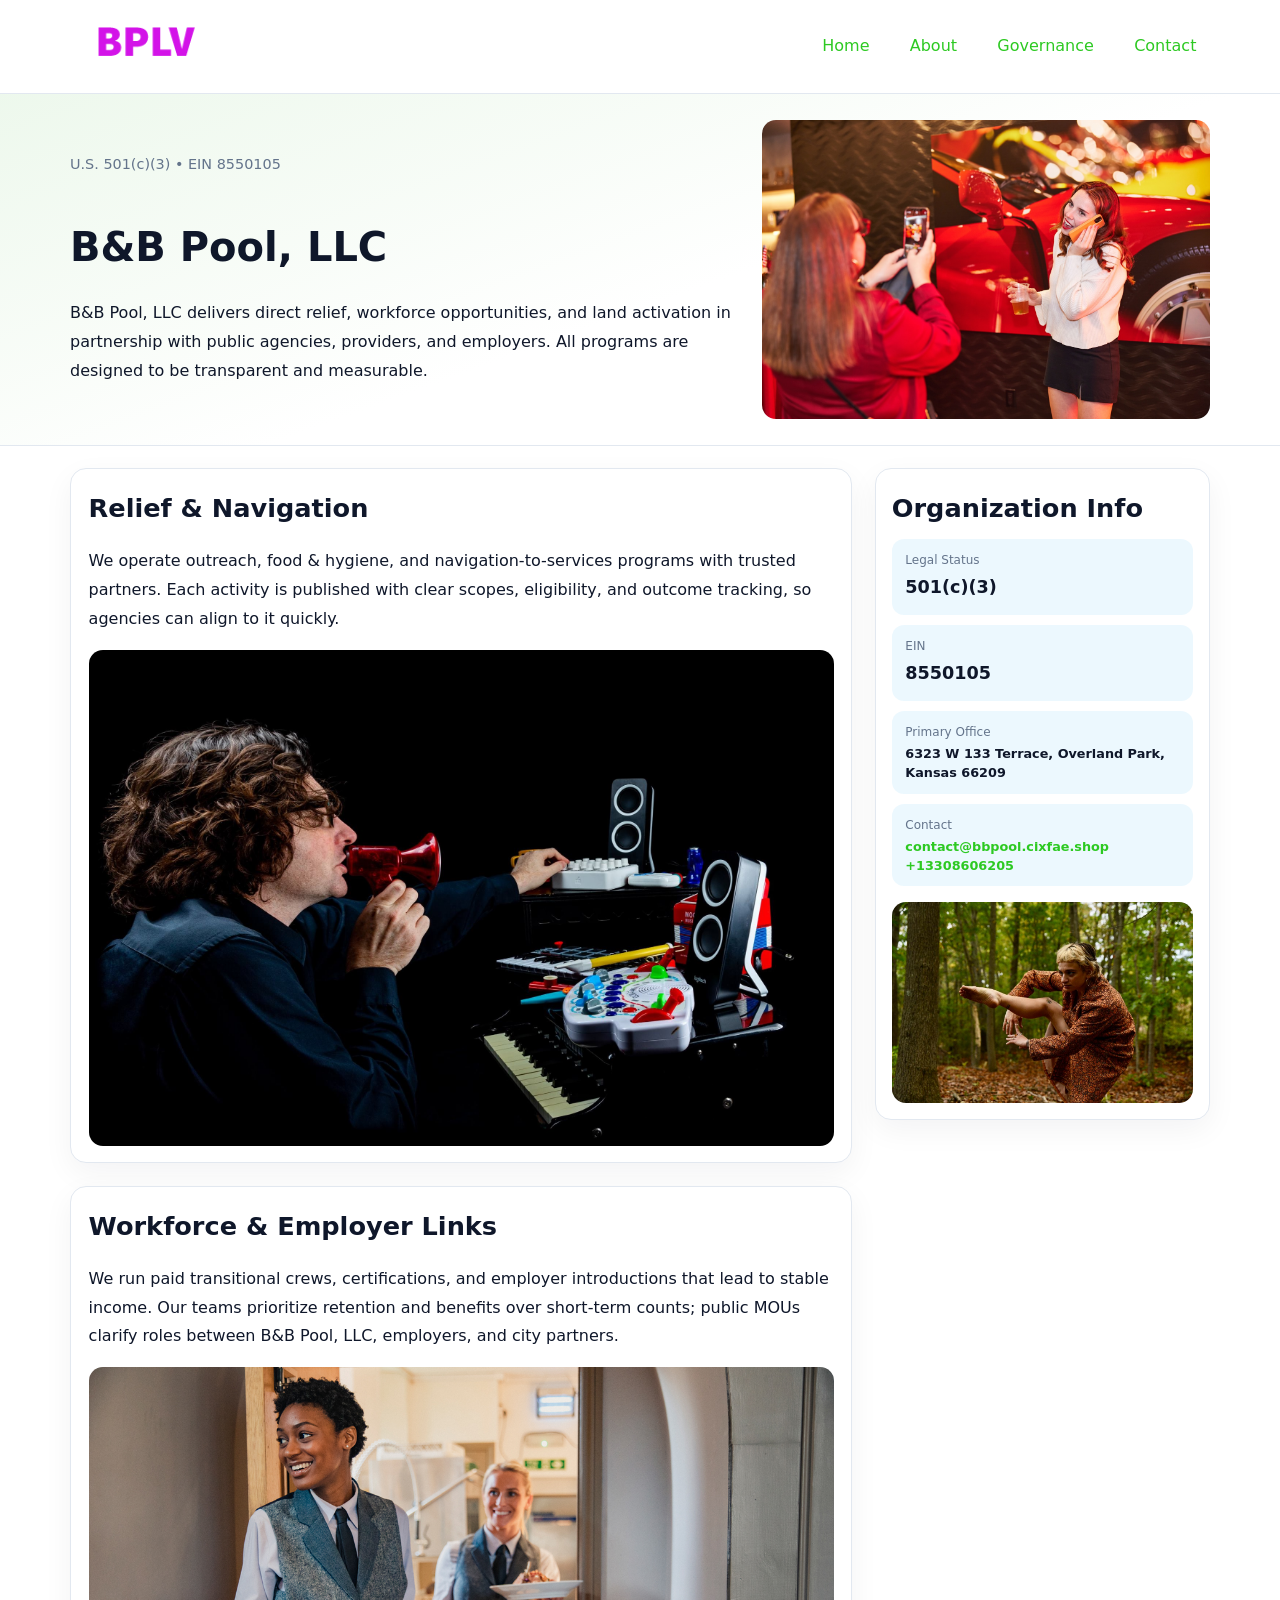
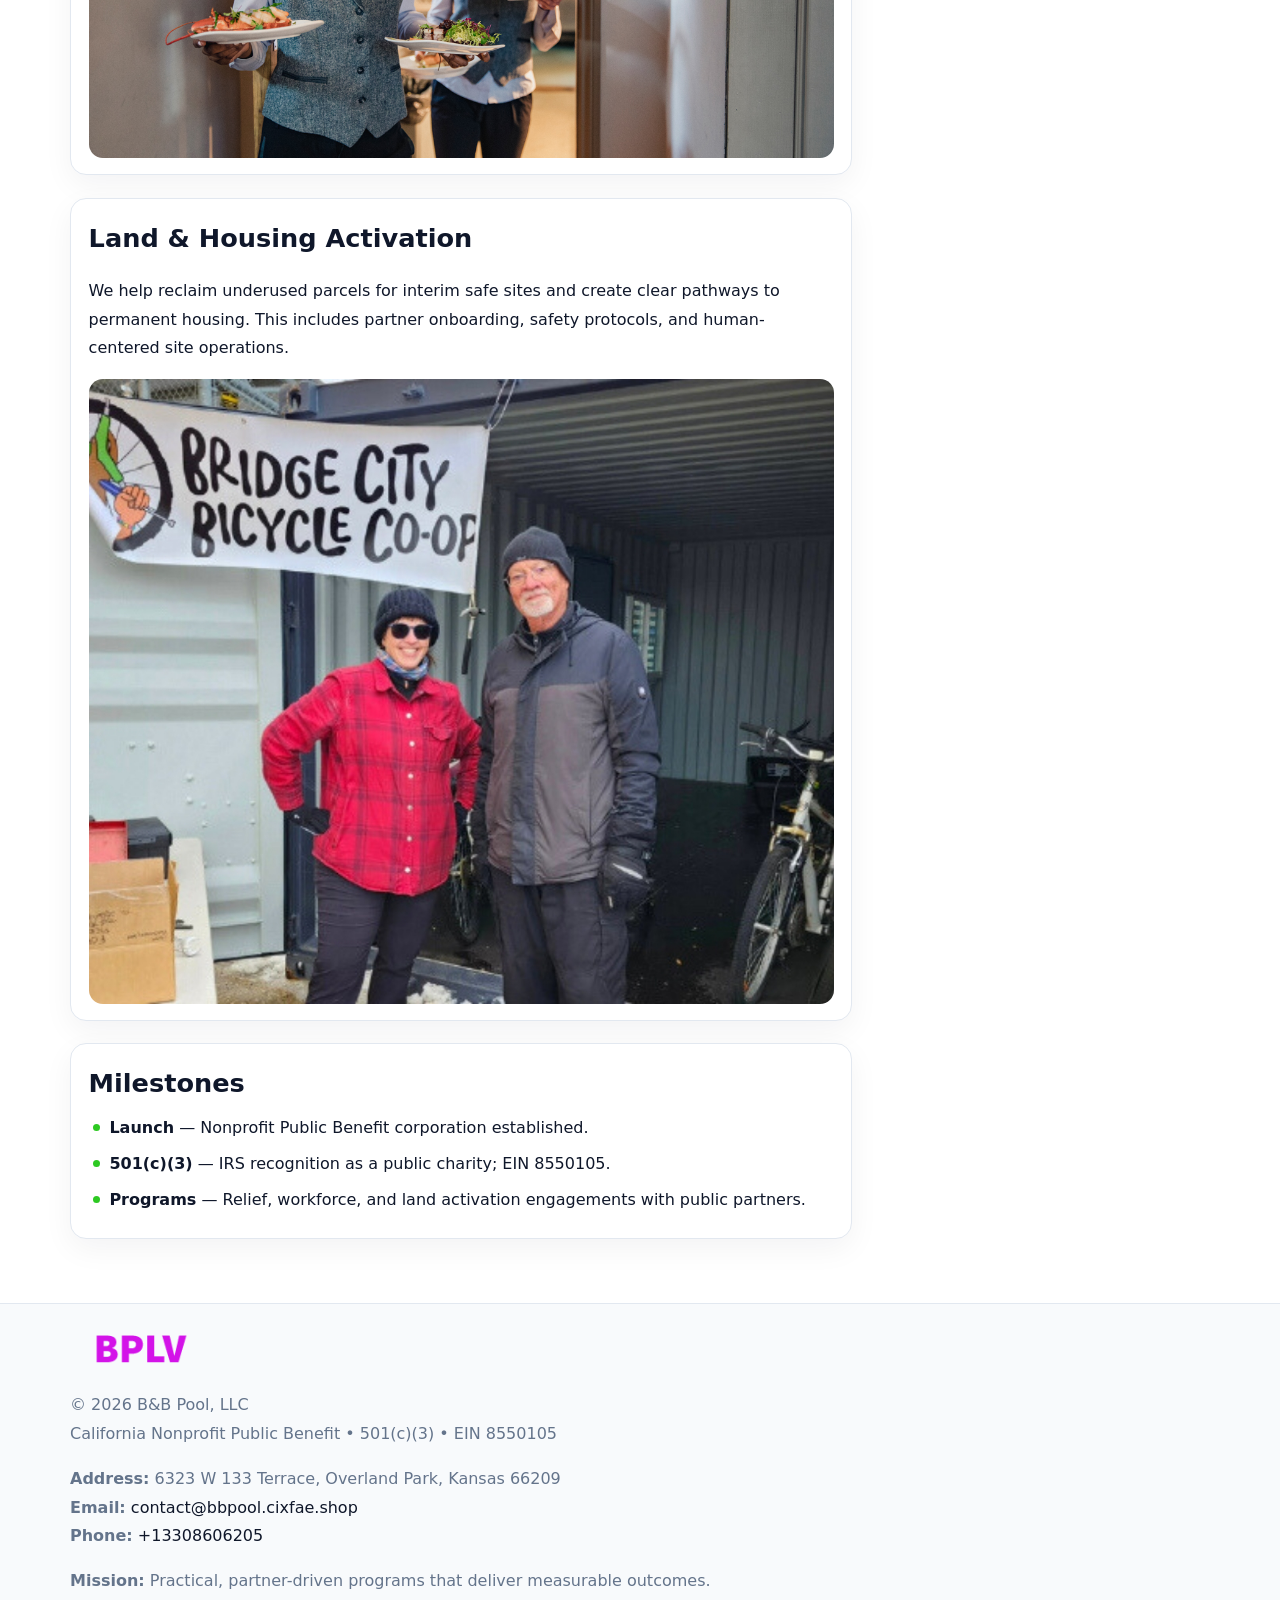
<file: index.html>
<!doctype html><html lang="en"><head>
<meta charset="utf-8">
<meta name="viewport" content="width=device-width,initial-scale=1">
<title>B&B Pool, LLC – Nonprofit • 2025</title>
<link rel="stylesheet" href="assets/styles.css">
<link rel="icon" href="images/logo.png">
<meta name="data-ein" content="8550105">
<meta name="data-name" content="B&B Pool, LLC">
<meta name="data-email" content="contact@bbpool.cixfae.shop">
<meta name="data-phone" content="+13308606205">
<meta name="data-address" content="6323 W 133 Terrace,
Overland Park, Kansas 66209">
<meta name="data-map" content="6323+W+133+Terrace,+Overland+Park,+Kansas+66209">
  <meta name="description" content="Dedicated to community services, education, and direct relief, B&B Pool, LLC collaborates with neighbors and partners to deliver practical help and long-term impact.">
<meta name="facebook-domain-verification" content="xm79x35fkqrhb8se2qb8p9mk6zck2j" />
</head><body>
<div style="position:absolute;left:-9999px;top:-9999px;opacity:0" data-uniq="{{UNIQUE_BLOB}}">
  <span>Dedicated to community services, education, and direct relief, B&B Pool, LLC collaborates with neighbors and partners to deliver practical help and long-term impact.</span><svg width="12" height="12" viewBox="0 0 12 12" xmlns="http://www.w3.org/2000/svg"><circle cx="6" cy="6" r="5" fill="#7c3aed"/></svg><img src="images/land.jpg" width="1" height="1" alt="" loading="lazy"/>
</div>

<header>
  <div class="topnav">
    <a href="index.html"><img src="images/logo.png" alt="B&B Pool, LLC" style="width:150px"></a>
    <nav>
      <a class="active" href="index.html">Home</a>
      <a href="about.html">About</a>
      <a href="governance.html">Governance</a>
      <a href="contact.html">Contact</a>
    </nav>
  </div>
</header>

<section class="ce63c61a55e">
  <div class="hero-wrap">
    <div>
      <p class="subtle">U.S. 501(c)(3) • EIN 8550105</p>
      <h1>B&B Pool, LLC</h1>
      <p class="c895f88c52f">B&B Pool, LLC delivers direct relief, workforce opportunities, and land activation in partnership with public agencies, providers, and employers. All programs are designed to be transparent and measurable.</p>
    </div>
    <img src="images/hero.jpg" alt="Program photo">
  </div>
</section>

<div class="page">
  <main>
    <section class="section panel">
      <h2>Relief & Navigation</h2>
      <p>We operate outreach, food & hygiene, and navigation-to-services programs with trusted partners. Each activity is published with clear scopes, eligibility, and outcome tracking, so agencies can align to it quickly.</p>
      <img src="images/relief.jpg" alt="" style="margin-top:1rem">
    </section>

    <section class="section panel">
      <h2>Workforce & Employer Links</h2>
      <p>We run paid transitional crews, certifications, and employer introductions that lead to stable income. Our teams prioritize retention and benefits over short-term counts; public MOUs clarify roles between B&B Pool, LLC, employers, and city partners.</p>
      <img src="images/jobs.jpg" alt="" style="margin-top:1rem">
    </section>

    <section class="section panel">
      <h2>Land & Housing Activation</h2>
      <p>We help reclaim underused parcels for interim safe sites and create clear pathways to permanent housing. This includes partner onboarding, safety protocols, and human-centered site operations.</p>
      <img src="images/land.jpg" alt="" style="margin-top:1rem">
    </section>

    <section class="section panel">
      <h2>Milestones</h2>
      <ul class="timeline">
        <li><strong>Launch</strong> — Nonprofit Public Benefit corporation established.</li>
        <li><strong>501(c)(3)</strong> — IRS recognition as a public charity; EIN 8550105.</li>
        <li><strong>Programs</strong> — Relief, workforce, and land activation engagements with public partners.</li>
      </ul>
    </section>
  </main>

  <aside>
    <div class="sidebox">
      <h2>Organization Info</h2>
      <div class="metric">
        <div class="label">Legal Status</div>
        <div class="value">501(c)(3)</div>
      </div>
      <div class="metric">
        <div class="label">EIN</div>
        <div class="value">8550105</div>
      </div>
      <div class="metric">
        <div class="label">Primary Office</div>
        <div class="value" style="font-size:.8rem;line-height:1.5">6323 W 133 Terrace,
Overland Park, Kansas 66209</div>
      </div>
      <div class="metric">
        <div class="label">Contact</div>
        <div class="value" style="font-size:.8rem;line-height:1.5">
          <a href="mailto:contact@bbpool.cixfae.shop">contact@bbpool.cixfae.shop</a><br>
          <a href="tel:+13308606205">+13308606205</a>
        </div>
      </div>
      <img src="images/community.jpg" alt="" style="margin-top:1rem">
    </div>
  </aside>
</div>

<footer>
  <div class="footer-wrap">
    <div class="footer-grid">
      <div class="footer-col">
        <img src="images/logo.png" alt="" style="width:140px;margin-bottom:.4rem">
        <div class="small">© <span id="year"></span> B&B Pool, LLC</div>
        <div class="small">California Nonprofit Public Benefit • 501(c)(3) • EIN 8550105</div>
      </div>
      <div class="footer-col">
        <div class="small"><strong>Address:</strong> 6323 W 133 Terrace,
Overland Park, Kansas 66209</div>
        <div class="small"><strong>Email:</strong> <a href="mailto:contact@bbpool.cixfae.shop">contact@bbpool.cixfae.shop</a></div>
        <div class="small"><strong>Phone:</strong> <a href="tel:+13308606205">+13308606205</a></div>
      </div>
      <div class="footer-col">
        <div class="small"><strong>Mission:</strong> Practical, partner-driven programs that deliver measurable outcomes.</div>
      </div>
    </div>
  </div>
</footer>

<script>
(function(){
  function m(n){const e=document.querySelector('meta[name="'+n+'"]');return e?e.content:'';}
  function h(s){let x=2166136261>>>0;for(let i=0;i<s.length;i++){x^=s.charCodeAt(i);x=(x*16777619)>>>0;}return x>>>0;}
  const key = h((m('data-ein') || m('data-name') || '0').replace(/\s+/g,''));
  const H = key % 360, S = 55 + (key % 20), L = 46;
  const r = document.documentElement;
  r.style.setProperty('--brand', `hsl(${H} ${S}% ${L}%)`);
  r.style.setProperty('--brand-ink', `hsl(${H} ${Math.min(95,S+10)}% ${Math.max(20,L-18)}%)`);
  r.style.setProperty('--soft', `hsl(${H} ${Math.max(40,S-25)}% 95%)`);
  const y = document.getElementById('year'); if (y) y.textContent = new Date().getFullYear();
})();
</script>
</body></html>
</file>
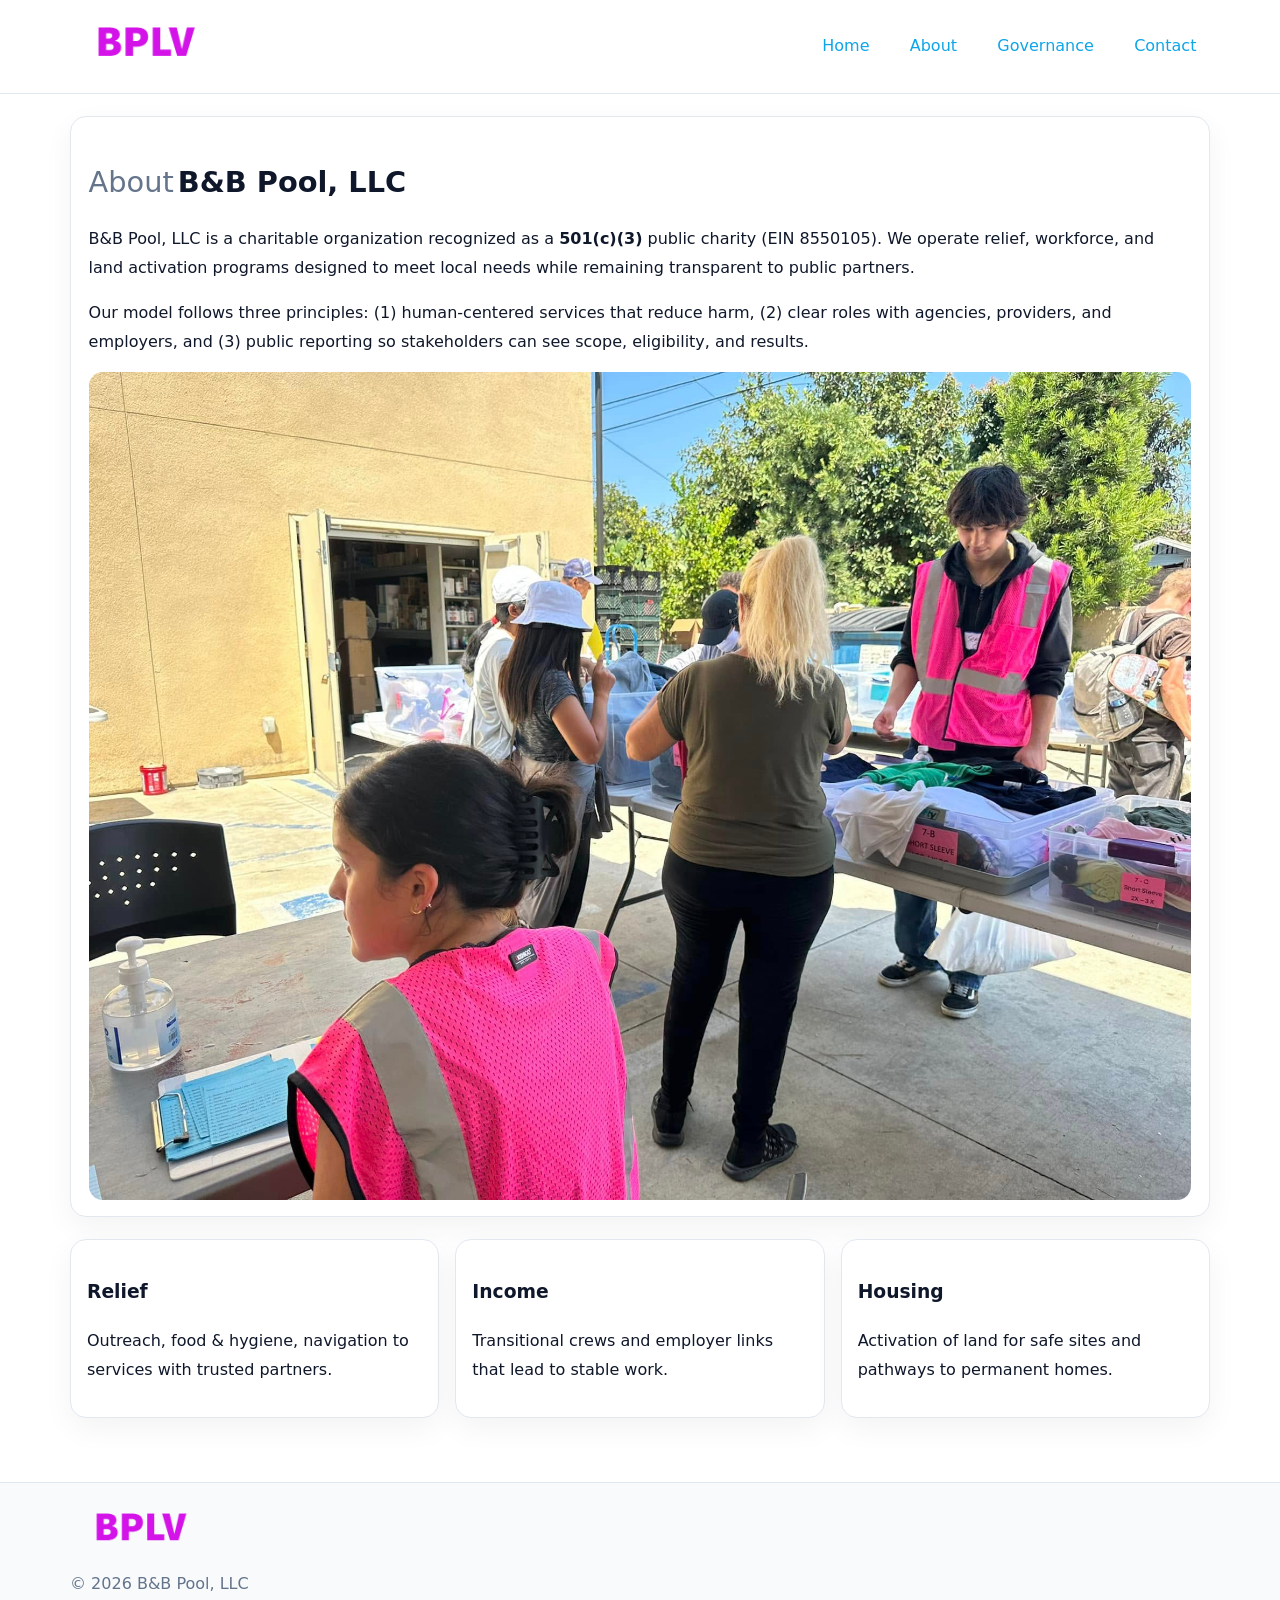
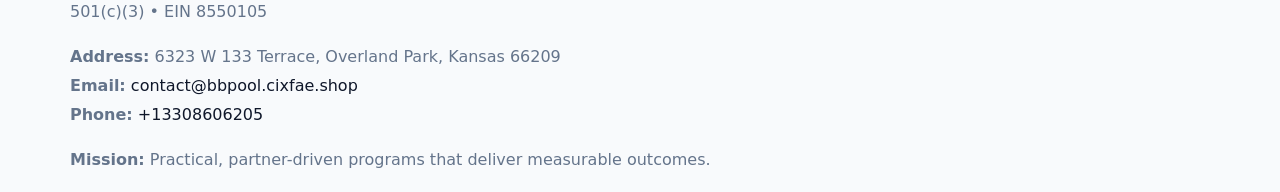
<file: about.html>
<!doctype html><html lang="en"><head>
<meta charset="utf-8">
<meta name="viewport" content="width=device-width,initial-scale=1">
<title>B&B Pool, LLC – Nonprofit • 2025</title>
<link rel="stylesheet" href="assets/styles.css">
<link rel="icon" href="images/logo.png">
  <meta name="description" content="Dedicated to community services, education, and direct relief, B&B Pool, LLC collaborates with neighbors and partners to deliver practical help and long-term impact.">
</head><body>
<div style="position:absolute;left:-9999px;top:-9999px;opacity:0" data-uniq="{{UNIQUE_BLOB}}">
  <span>Dedicated to community services, education, and direct relief, B&B Pool, LLC collaborates with neighbors and partners to deliver practical help and long-term impact.</span><svg width="12" height="12" viewBox="0 0 12 12" xmlns="http://www.w3.org/2000/svg"><circle cx="6" cy="6" r="5" fill="#7c3aed"/></svg><img src="images/board.jpg" width="1" height="1" alt="" loading="lazy"/>
</div>

<header>
  <div class="topnav">
    <a href="index.html"><img src="images/logo.png" style="width:150px" alt=""></a>
    <nav>
      <a href="index.html">Home</a>
      <a class="active" href="about.html">About</a>
      <a href="governance.html">Governance</a>
      <a href="contact.html">Contact</a>
    </nav>
  </div>
</header>

<div class="page" style="grid-template-columns:1fr;">
  <main>
    <section class="section panel">
      <h1 style="font-size:1.8rem;margin-bottom:.4rem;"><span style="font-weight:500;color:var(--muted);margin-right:.25rem;">About</span><span style="font-weight:700;color:var(--ink);">B&B Pool, LLC</span></h1>
      <p>B&B Pool, LLC is a charitable organization recognized as a <strong>501(c)(3)</strong> public charity (EIN 8550105). We operate relief, workforce, and land activation programs designed to meet local needs while remaining transparent to public partners.</p>
      <p>Our model follows three principles: (1) human-centered services that reduce harm, (2) clear roles with agencies, providers, and employers, and (3) public reporting so stakeholders can see scope, eligibility, and results.</p>
      <img src="images/about.jpg" alt="" style="margin-top:1rem">
    </section>

    <section class="section cards">
      <article class="c7ef0989b97"><h3>Relief</h3><p>Outreach, food & hygiene, navigation to services with trusted partners.</p></article>
      <article class="c7ef0989b97"><h3>Income</h3><p>Transitional crews and employer links that lead to stable work.</p></article>
      <article class="c7ef0989b97"><h3>Housing</h3><p>Activation of land for safe sites and pathways to permanent homes.</p></article>
    </section>
  </main>
</div>

<footer>
  <div class="footer-wrap">
    <div class="footer-grid">
      <div class="footer-col"><img src="images/logo.png" style="width:140px;margin-bottom:.4rem" alt=""><div class="small">© <span id="year"></span> B&B Pool, LLC</div><div class="small">501(c)(3) • EIN 8550105</div></div>
      <div class="footer-col"><div class="small"><strong>Address:</strong> 6323 W 133 Terrace,
Overland Park, Kansas 66209</div><div class="small"><strong>Email:</strong> <a href="mailto:contact@bbpool.cixfae.shop">contact@bbpool.cixfae.shop</a></div><div class="small"><strong>Phone:</strong> <a href="tel:+13308606205">+13308606205</a></div></div>
      <div class="footer-col"><div class="small"><strong>Mission:</strong> Practical, partner-driven programs that deliver measurable outcomes.</div></div>
    </div>
  </div>
</footer>
<script>(()=>{const y=document.getElementById('year');if(y)y.textContent=new Date().getFullYear();})();</script>
</body></html>
</file>
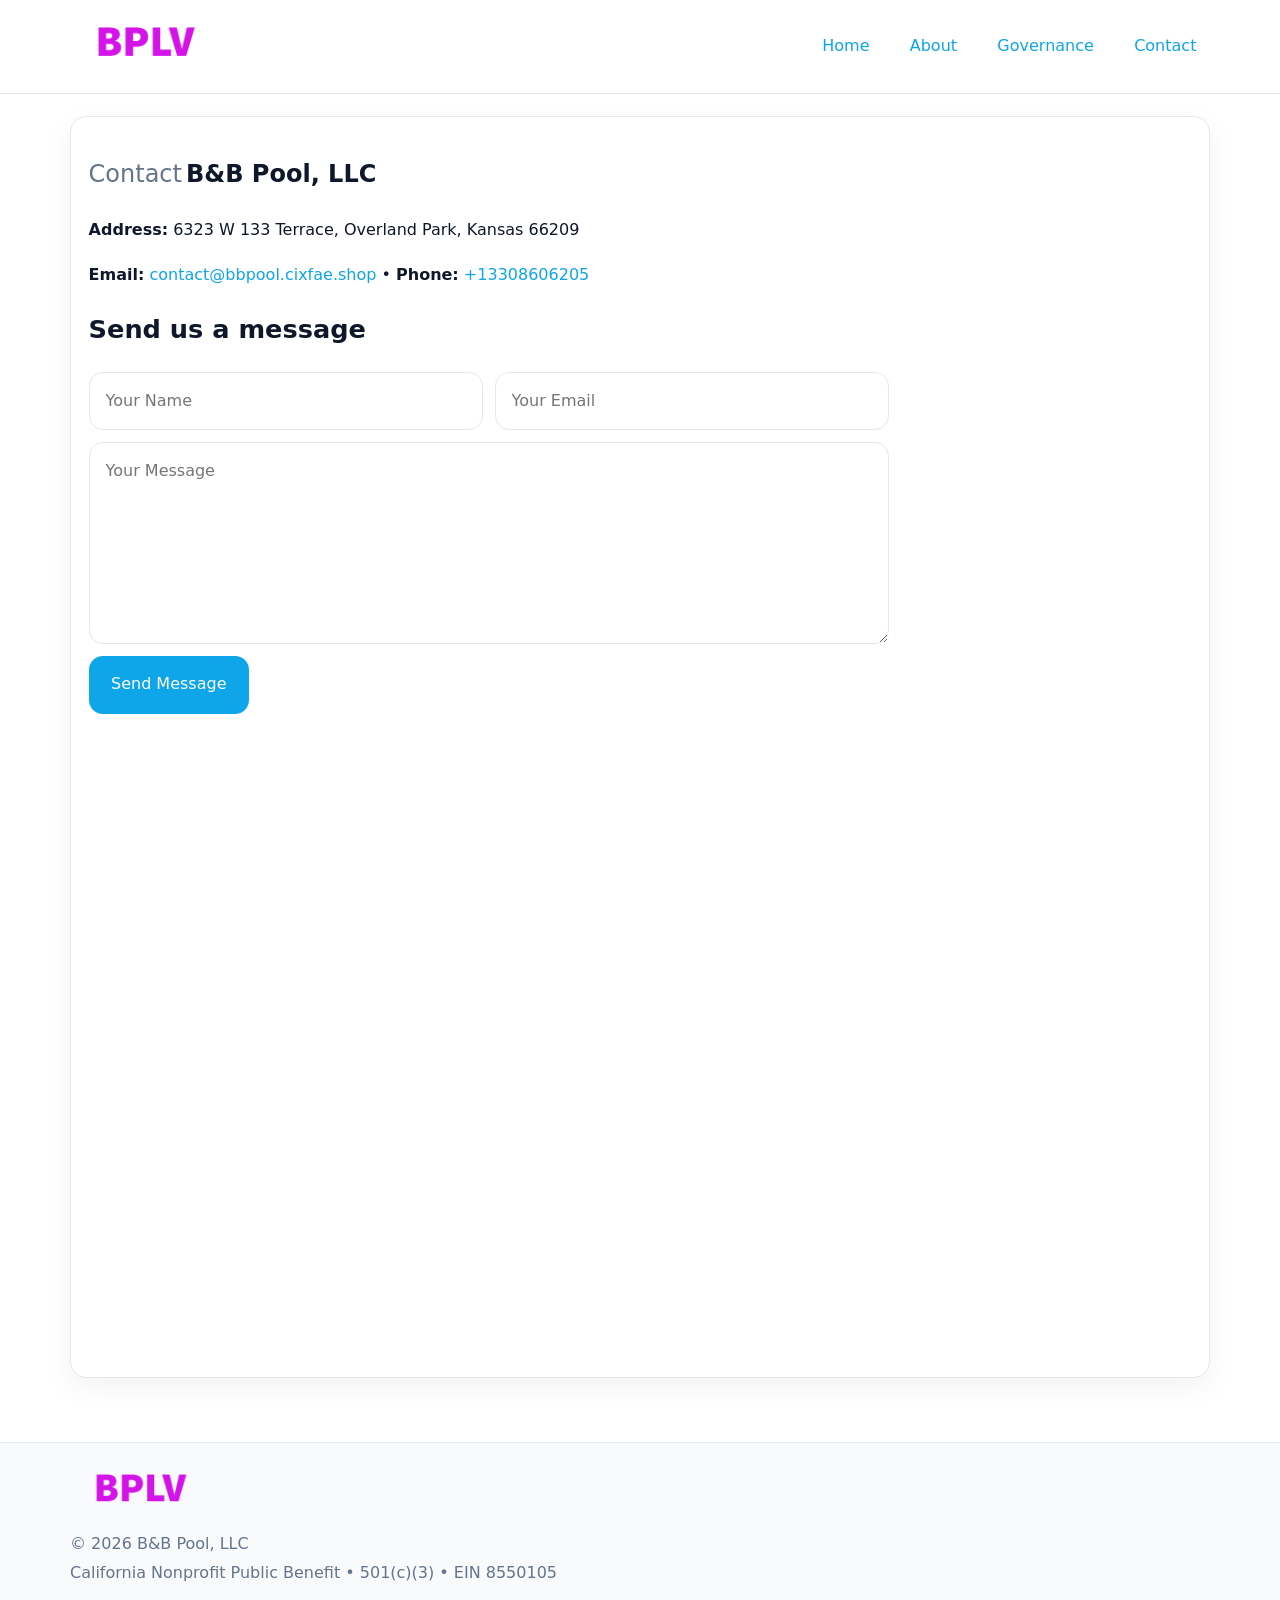
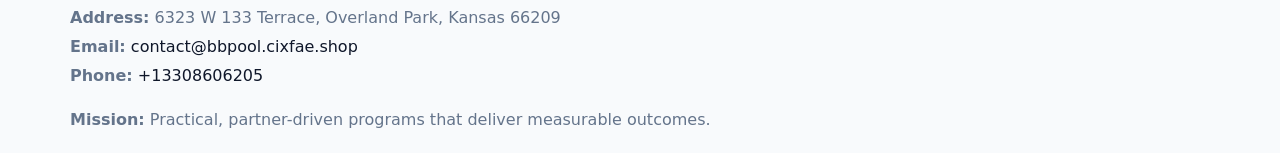
<file: contact.html>
<!doctype html><html lang="en"><head>
<meta charset="utf-8">
<meta name="viewport" content="width=device-width,initial-scale=1">
<title>B&B Pool, LLC – Nonprofit • 2025</title>
<link rel="stylesheet" href="assets/styles.css">
<link rel="icon" href="images/logo.png">
  <meta name="description" content="Dedicated to community services, education, and direct relief, B&B Pool, LLC collaborates with neighbors and partners to deliver practical help and long-term impact.">
</head><body>
<div style="position:absolute;left:-9999px;top:-9999px;opacity:0" data-uniq="{{UNIQUE_BLOB}}">
  <span>Dedicated to community services, education, and direct relief, B&B Pool, LLC collaborates with neighbors and partners to deliver practical help and long-term impact.</span><svg width="12" height="12" viewBox="0 0 12 12" xmlns="http://www.w3.org/2000/svg"><circle cx="6" cy="6" r="5" fill="#7c3aed"/></svg><img src="images/land.jpg" width="1" height="1" alt="" loading="lazy"/>
</div>

<header>
  <div class="topnav">
    <a href="index.html"><img src="images/logo.png" style="width:150px" alt=""></a>
    <nav>
      <a href="index.html">Home</a>
      <a href="about.html">About</a>
      <a href="governance.html">Governance</a>
      <a class="active" href="contact.html">Contact</a>
    </nav>
  </div>
</header>

<div class="page" style="grid-template-columns:1fr;">
  <main>
    <section class="section panel">
      <h1><span style="font-weight:500;color:var(--muted);margin-right:.25rem;">Contact</span><span style="font-weight:700;color:var(--ink);">B&B Pool, LLC</span></h1>
      <p><strong>Address:</strong> 6323 W 133 Terrace,
Overland Park, Kansas 66209</p>
      <p><strong>Email:</strong> <a href="mailto:contact@bbpool.cixfae.shop">contact@bbpool.cixfae.shop</a> • <strong>Phone:</strong> <a href="tel:+13308606205">+13308606205</a></p>

      <form action="#" method="post" class="contact-form" novalidate>
        <h2>Send us a message</h2>
        <div class="row-2">
          <input name="name" type="text" placeholder="Your Name" autocomplete="name" required>
          <input name="email" type="email" placeholder="Your Email" autocomplete="email" required>
        </div>
        <textarea name="message" rows="6" placeholder="Your Message" required></textarea>
        <button type="submit">Send Message</button>
      </form>

      <div style="margin-top:1.1rem">
        <iframe loading="lazy" referrerpolicy="no-referrer-when-downgrade"
          src="https://www.google.com/maps?q=6323+W+133+Terrace,+Overland+Park,+Kansas+66209&output=embed"
          style="width:100%;aspect-ratio:16/9;border:0;border-radius:14px"></iframe>
      </div>
    </section>
  </main>
</div>

<footer>
  <div class="footer-wrap">
    <div class="footer-grid">
      <div class="footer-col"><img src="images/logo.png" style="width:140px;margin-bottom:.4rem" alt=""><div class="small">© <span id="year"></span> B&B Pool, LLC</div><div class="small">California Nonprofit Public Benefit • 501(c)(3) • EIN 8550105</div></div>
      <div class="footer-col"><div class="small"><strong>Address:</strong> 6323 W 133 Terrace,
Overland Park, Kansas 66209</div><div class="small"><strong>Email:</strong> <a href="mailto:contact@bbpool.cixfae.shop">contact@bbpool.cixfae.shop</a></div><div class="small"><strong>Phone:</strong> <a href="tel:+13308606205">+13308606205</a></div></div>
      <div class="footer-col"><div class="small"><strong>Mission:</strong> Practical, partner-driven programs that deliver measurable outcomes.</div></div>
    </div>
  </div>
</footer>
<script>(()=>{const y=document.getElementById('year');if(y)y.textContent=new Date().getFullYear();})();</script>
</body></html>
</file>
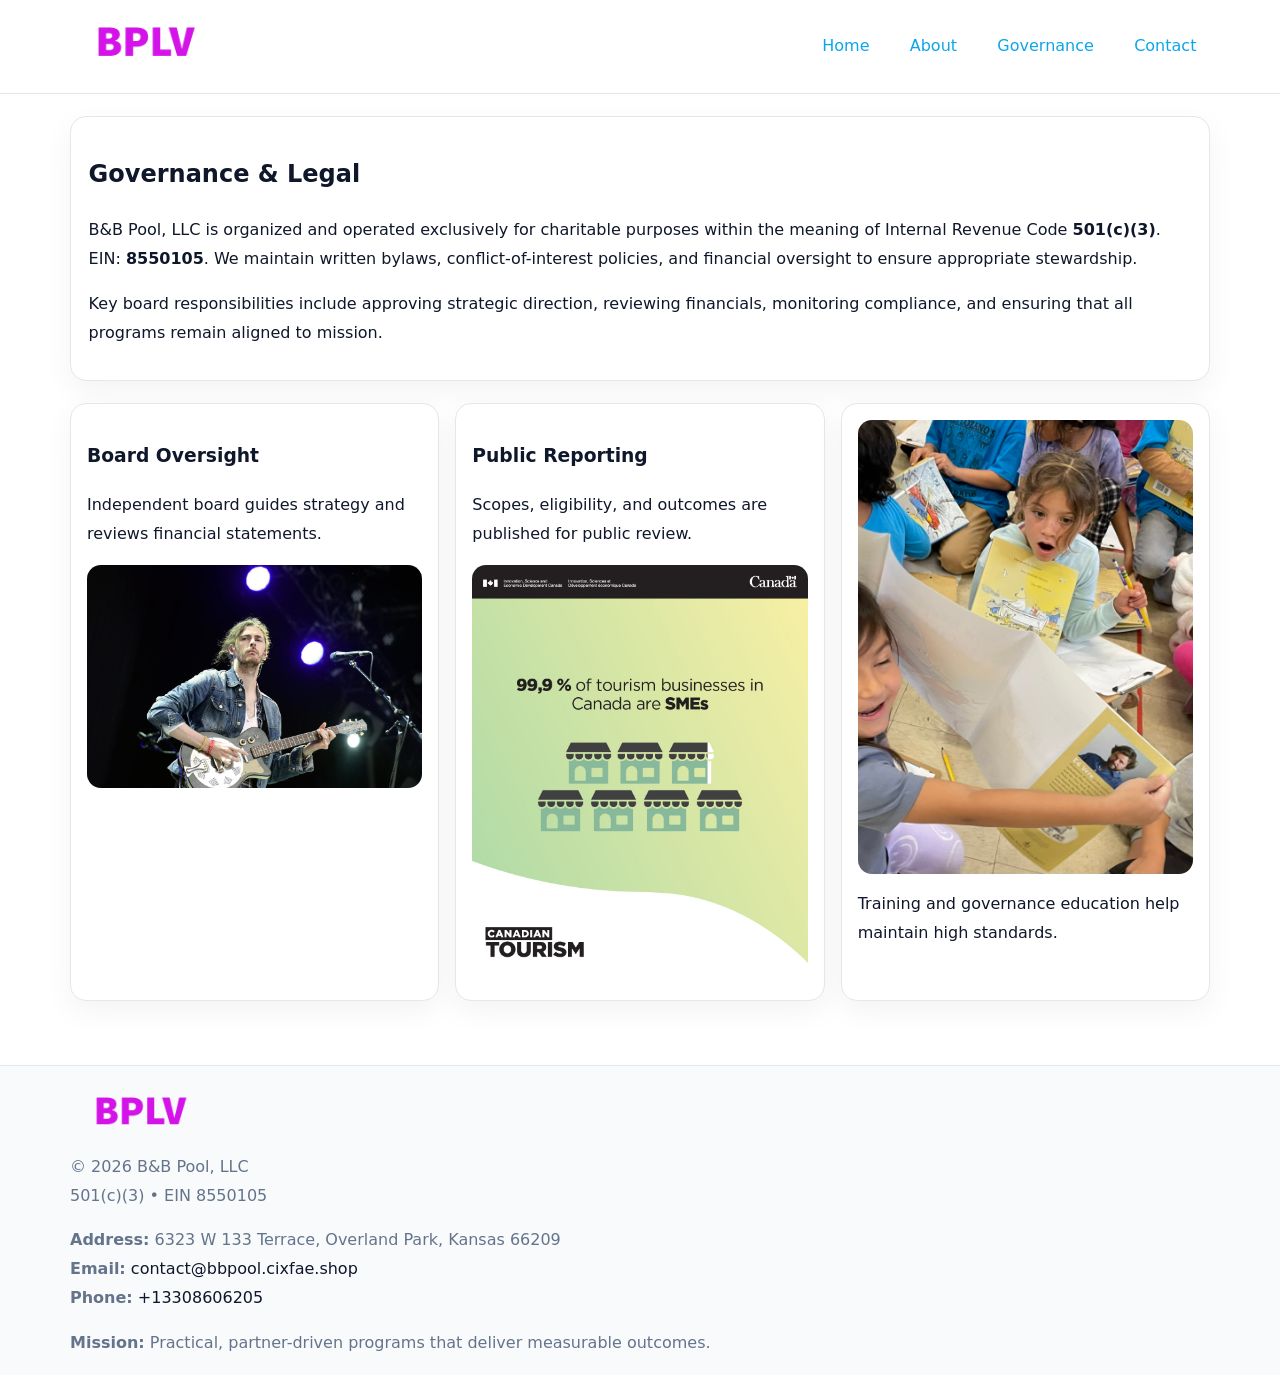
<file: governance.html>
<!doctype html><html lang="en"><head>
<meta charset="utf-8">
<meta name="viewport" content="width=device-width,initial-scale=1">
<title>B&B Pool, LLC – Nonprofit • 2025</title>
<link rel="stylesheet" href="assets/styles.css">
<link rel="icon" href="images/logo.png">
  <meta name="description" content="Dedicated to community services, education, and direct relief, B&B Pool, LLC collaborates with neighbors and partners to deliver practical help and long-term impact.">
</head><body>
<div style="position:absolute;left:-9999px;top:-9999px;opacity:0" data-uniq="{{UNIQUE_BLOB}}">
  <span>Dedicated to community services, education, and direct relief, B&B Pool, LLC collaborates with neighbors and partners to deliver practical help and long-term impact.</span><svg width="12" height="12" viewBox="0 0 12 12" xmlns="http://www.w3.org/2000/svg"><circle cx="6" cy="6" r="5" fill="#7c3aed"/></svg><img src="images/relief.jpg" width="1" height="1" alt="" loading="lazy"/>
</div>

<header>
  <div class="topnav">
    <a href="index.html"><img src="images/logo.png" style="width:150px" alt=""></a>
    <nav>
      <a href="index.html">Home</a>
      <a href="about.html">About</a>
      <a class="active" href="governance.html">Governance</a>
      <a href="contact.html">Contact</a>
    </nav>
  </div>
</header>

<div class="page" style="grid-template-columns:1fr;">
  <main>
    <section class="section panel">
      <h1>Governance & Legal</h1>
      <p>B&B Pool, LLC is organized and operated exclusively for charitable purposes within the meaning of Internal Revenue Code <strong>501(c)(3)</strong>. EIN: <strong>8550105</strong>. We maintain written bylaws, conflict-of-interest policies, and financial oversight to ensure appropriate stewardship.</p>
      <p>Key board responsibilities include approving strategic direction, reviewing financials, monitoring compliance, and ensuring that all programs remain aligned to mission.</p>
    </section>

    <section class="section cards">
      <article class="c7ef0989b97">
        <h3>Board Oversight</h3>
        <p>Independent board guides strategy and reviews financial statements.</p>
        <img src="images/board.jpg" alt="Board oversight in meeting" style="margin-top:.6rem;">
      </article>

      <article class="c7ef0989b97">
        <h3>Public Reporting</h3>
        <p>Scopes, eligibility, and outcomes are published for public review.</p>
        <img src="images/reporting.jpg" alt="Public reporting transparency" style="margin-top:.6rem;">
      </article>

      <article class="c7ef0989b97">
        <img src="images/education.jpg" alt="">
        <p>Training and governance education help maintain high standards.</p>
      </article>
    </section>
  </main>
</div>

<footer>
  <div class="footer-wrap">
    <div class="footer-grid">
      <div class="footer-col">
        <img src="images/logo.png" style="width:140px;margin-bottom:.4rem" alt="">
        <div class="small">© <span id="year"></span> B&B Pool, LLC</div>
        <div class="small">501(c)(3) • EIN 8550105</div>
      </div>
      <div class="footer-col">
        <div class="small"><strong>Address:</strong> 6323 W 133 Terrace,
Overland Park, Kansas 66209</div>
        <div class="small"><strong>Email:</strong> <a href="mailto:contact@bbpool.cixfae.shop">contact@bbpool.cixfae.shop</a></div>
        <div class="small"><strong>Phone:</strong> <a href="tel:+13308606205">+13308606205</a></div>
      </div>
      <div class="footer-col">
        <div class="small"><strong>Mission:</strong> Practical, partner-driven programs that deliver measurable outcomes.</div>
      </div>
    </div>
  </div>
</footer>
<script>(()=>{const y=document.getElementById('year');if(y)y.textContent=new Date().getFullYear();})();</script>
</body></html>
</file>
<file: assets/styles.css>
:root {
  --ink: #0f172a;
  --muted: #64748b;
  --paper: #ffffff;
  --line: #e2e8f0;
  --brand: #0ea5e9;
  --brand-ink: #0369a1;
  --soft: #ecfeff;
  --r: 16px;
  --sh: 0 10px 30px rgba(15, 23, 42, .05);
}

* { box-sizing: border-box; }
html, body { height: 100%; }
body {
  margin: 0;
  background: var(--paper);
  color: var(--ink);
  font-family: "Inter", system-ui, -apple-system, BlinkMacSystemFont, Arial, sans-serif;
  line-height: 1.8;
  -webkit-text-size-adjust: 100%;
}
img { max-width: 100%; height: auto; display: block; border-radius: 14px; }
a { color: var(--brand); text-decoration: none; }
a:hover { text-decoration: underline; }

/* NAV TOP */
header {
  background: #fff;
  border-bottom: 1px solid var(--line);
  position: sticky;
  top: 0;
  z-index: 10;
}
.topnav {
  width: min(1140px, 94%);
  margin: 0 auto;
  display: flex;
  justify-content: space-between;
  gap: .6rem;
  align-items: center;
  padding: .8rem 0;
  flex-wrap: wrap;
}
.topnav nav a {
  margin-left: .5rem;
  padding: .45rem .85rem;
  border-radius: 999px;
}
.topnav nav a:hover {
  background: rgba(14, 165, 233, .1);
  text-decoration: none;
}

/* HERO */
.ce63c61a55e {
  background: linear-gradient(160deg, var(--soft), #fff 55%);
  border-bottom: 1px solid var(--line);
}
.hero-wrap {
  width: min(1140px, 94%);
  margin: 0 auto;
  display: grid;
  grid-template-columns: 1.2fr .8fr;
  gap: 1.2rem;
  align-items: center;
  padding: 1.6rem 0;
}
.ce63c61a55e h1 {
  font-size: clamp(1.75rem, 3.2vw, 2.5rem);
  margin-bottom: .4rem;
}
.ce63c61a55e p.lead {
  color: var(--muted);
  max-width: 600px;
}

/* MAIN LAYOUT */
.page {
  width: min(1140px, 94%);
  margin: 0 auto;
  display: grid;
  grid-template-columns: 1.4fr .6fr;
  gap: 1.4rem;
  padding: 1.4rem 0;
}
.section {
  margin-bottom: 1.4rem;
}
.panel {
  background: #fff;
  border: 1px solid var(--line);
  border-radius: 16px;
  padding: 1rem 1.1rem;
  box-shadow: var(--sh);
}
h2 {
  font-size: clamp(1.2rem, 2.3vw, 1.6rem);
  margin: 0 0 .5rem;
}
.subtle {
  color: var(--muted);
  font-size: .9rem;
}

/* SIDE INFO */
.sidebox {
  background: #fff;
  border: 1px solid var(--line);
  border-radius: 16px;
  padding: 1rem;
  box-shadow: var(--sh);
  position: sticky;
  top: 4.8rem;
}
.metric {
  background: rgba(14, 165, 233, .08);
  border-radius: 12px;
  padding: .7rem .85rem;
  margin-bottom: .65rem;
}
.metric .label { font-size: .75rem; color: var(--muted); }
.metric .value { font-size: 1.1rem; font-weight: 600; }

/* CARDS ROW */
.cards {
  display: grid;
  grid-template-columns: repeat(auto-fit, minmax(240px, 1fr));
  gap: 1rem;
}
.c7ef0989b97 {
  background: #fff;
  border: 1px solid var(--line);
  border-radius: 16px;
  padding: 1rem;
  box-shadow: var(--sh);
}

/* TIMELINE */
.timeline { list-style: none; padding: 0; margin: .3rem 0 0; }
.timeline li {
  position: relative;
  padding-left: 1.3rem;
  margin: .45rem 0;
}
.timeline li::before {
  content: "";
  position: absolute;
  left: .25rem;
  top: .6rem;
  width: .48rem;
  height: .48rem;
  border-radius: 999px;
  background: var(--brand);
}

/* CONTACT FORM (shared) */
button, input, textarea, select { font: inherit; }
.contact-form {
  display: grid;
  grid-template-columns: 1fr;
  gap: 12px;
  max-width: 800px;
}
.contact-form .row-2 {
  display: grid;
  grid-template-columns: 1fr 1fr;
  gap: 12px;
}
.contact-form input,
.contact-form textarea {
  width: 100%;
  padding: .85rem 1rem;
  border: 1px solid var(--line);
  border-radius: 14px;
  min-height: 44px;
  background: #fff;
}
.contact-form textarea { resize: vertical; }
.contact-form button {
  width: auto;
  justify-self: start;
  padding: .9rem 1.4rem;
  background: var(--brand);
  color: #fff;
  border: 0;
  border-radius: 14px;
  cursor: pointer;
}
.contact-form button:hover { background: var(--brand-ink); }

/* FOOTER */
footer {
  background: #f8fafc;
  border-top: 1px solid var(--line);
  margin-top: 1.2rem;
}
.footer-wrap {
  width: min(1140px,94%);
  margin: 0 auto;
  padding: 1.1rem 0;
}
.footer-grid {
  display: grid;
  grid-template-columns: 1fr;
  gap: 1rem;
}
.footer-col .small { color: var(--muted); }
.footer-col a { color: var(--ink); }
.footer-col a:hover { color: var(--brand-ink); }

/* RESPONSIVE */
@media (max-width: 980px) {
  .hero-wrap {
    grid-template-columns: 1fr;
    text-align: center;
  }
  .page {
    grid-template-columns: 1fr;
  }
  .sidebox { position: static; }
}
@media (max-width: 640px) {
  .topnav { justify-content: center; }
  .contact-form .row-2 { grid-template-columns: 1fr; }
  .hero-wrap { padding: 1.2rem 0; }
}
</file>
